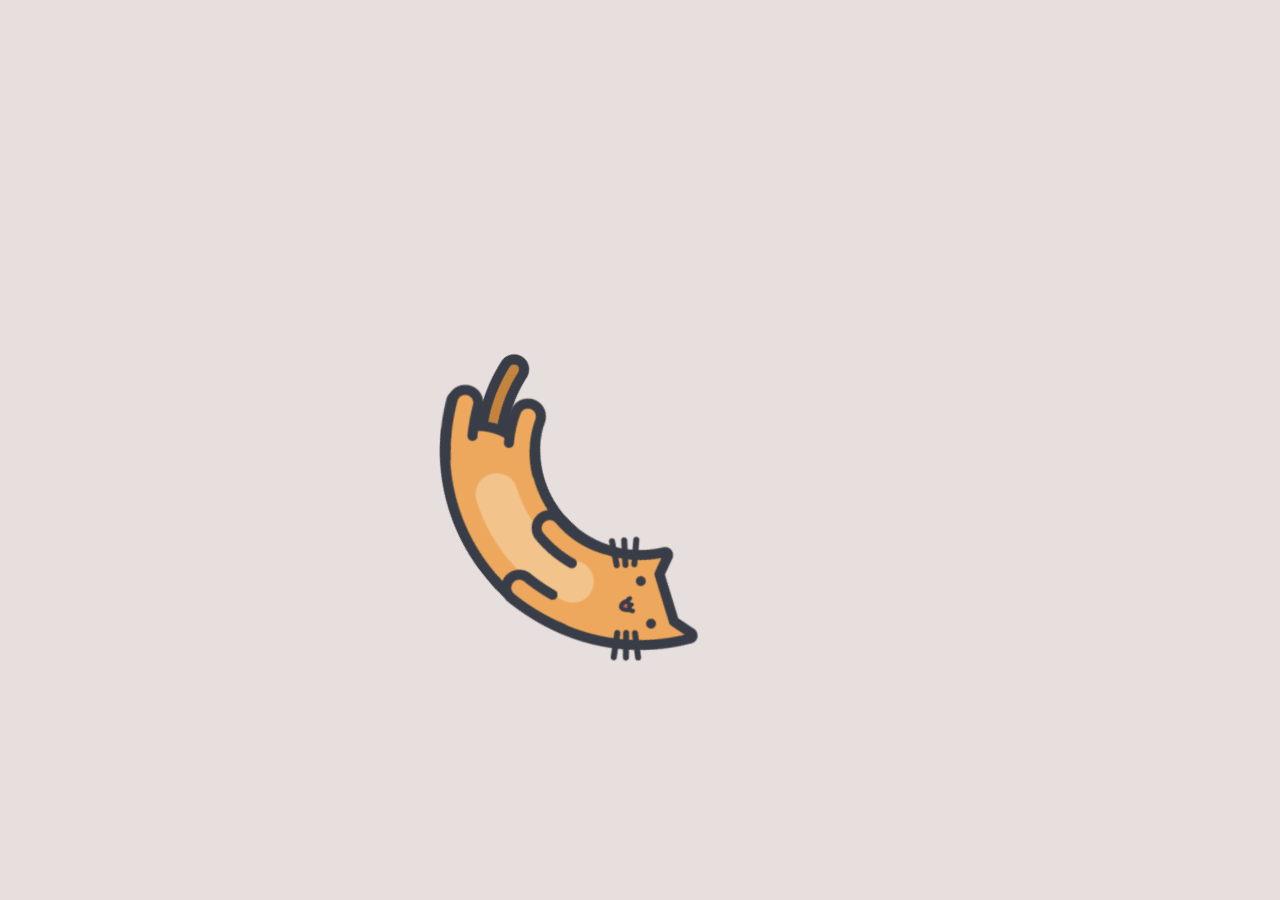
<file: index.html>
<!DOCTYPE html>
<html lang="en">
<head>
    <meta charset="UTF-8">
    <meta name="viewport" content="width=device-width, initial-scale=1.0">
    <title>KitNote</title>

    <!-- favicon -->
    <link rel="shortcut icon" href="images/icons8-cat-16.png" type="image/svg+xml">

    <!-- Font -->
    <link
        href="https://fonts.googleapis.com/css?family=Red+Hat+Display:300,regular,500,600,700,800,900,300italic,italic,500italic,600italic,700italic,800italic,900italic"
        rel="stylesheet" />

    <!-- font awesome -->
    <link rel="stylesheet" href="https://cdnjs.cloudflare.com/ajax/libs/font-awesome/6.4.2/css/all.min.css" />

    <!-- CSS -->
    <link rel="stylesheet" type="text/css" href="css/KitNote.css">

</head>
<body>
    <header>
        <figure>
            <img src="images/icons8-cat-67.png" alt="">
            <h1>KitNote</h1>
        </figure>
        <button id="logout-btn"><i class="fa-solid fa-right-from-bracket"></i></button>
    </header>

    <main>
        <div id="loading"><img src="images/loading.gif" alt=""></div>
        <div class="container">
            <section id="sign-up">
                <div id="signin">
                    <h2><span class="highlight">Log In</span></h2>
                    <form action="#" method="post" id="login-form" class="input">
                        <input id="login_username" type="text" name="username" placeholder="username" required>
                        <input id="login_pass" type="password" name="password" placeholder="password" required>
                        <p class="message">Don't have an account?
                            <a href=""  id="showSignUpLink">Sign Up <i class="fa-solid fa-right-to-bracket"></i></a>
                        </p>
                        <button type="submit" id="signin-button">Log In</button>
                        <div id="error-message-in"></div>
                    </form>
                </div>
            
                <div id="signup" style="display: none;">
                    <h2><span class="highlight">Sign up</span></h2>
                    <form action="#" method="post" id="signup-form">
                        <input id="username" type="text" name="username" placeholder="username" required>
                        <input type="email" name="email" placeholder="email" required>
                        <input id="password" type="password" name="password" placeholder="password" required>
                        <input id="confirm_password" type="password" name="confirm_password" placeholder="confirm password" required>
                        <p class="message">Already have an account?
                            <a href="" id="showSignInLink">Log In <i class="fa-solid fa-right-to-bracket"></i></a>
                        </p>
                        <button type="submit" id="signup-button">Sign Up</button>
                        <div id="error-message-up"></div>
                    </form>
                </div>
            </section>

            <div id="error-message"></div>

            <div class="mask"><i class="fa-solid fa-xmark"></i></div>

            <section id="insert">
                <form id="insert-form">
                    <h3>Write your task:</h3>
                    <p>
                        <input type="text" name="note_subject" placeholder="Subject" id="note_subject"/>
                    </p>
                    <div class="txt-area-char">
                        <textarea name="note_text" id="note_text" cols="30" rows="10" placeholder="Text"></textarea>
                        <p id="char-count">600</p>
                    </div>
                    <section>
                        <p class="button-container">
                            <a href="#" type="submit" id="submit"><i class="fa-solid fa-arrow-up"></i></a>
                        </p>
                    </section>
                    <div class="error-msg">
                        <p>Oops, seems like subject or text is missing, please fill it.</p>
                    </div>
                </form>
            </section>

            <section class="icons">
                <div class="container">
                    <button id="all-notes">
                        <i class="fa-solid fa-list-check"></i>
                    </button>
                    <button id="shuffle">
                        <i class="fa-solid fa-shuffle"></i>
                    </button>
                    <button id="sh-checked">
                        <i class="fa-solid fa-check"></i>
                    </button>
                    <button id="inwork">
                        <i class="fa-solid fa-hourglass"></i>
                    </button>
                    <button id="open">
                        <i class="fa-solid fa-plus"></i>
                    </button>
                </div>
            </section>

            <section id="display"></section>
        </div>
    </main>

    <script type="module" src="js/script.js"></script>
    <script type="module" src="js/credentials.js"></script>
</body>
</html>
</file>
<file: css/KitNote.css>
/*
  1. Use a more-intuitive box-sizing model.
*/
*,
*::before,
*::after {
    box-sizing: border-box;
}

/*
  2. Remove default margin and padding
*/
* {
    margin: 0;
    padding: 0;
}

/*
  Typographic tweaks!
  3. Add accessible line-height
  4. Improve text rendering
*/
body {
    line-height: 1.5;
    -webkit-font-smoothing: antialiased;
}

/*
  5. Improve media defaults
*/
img,
picture,
video,
canvas,
svg {
    display: block;
    max-width: 100%;
}

/*
  6. Remove built-in form typography styles
*/
input,
button,
textarea,
select {
    font: inherit;
}

/*
  7. Avoid text overflows
*/
p,
h1,
h2,
h3,
h4,
h5,
h6 {
    overflow-wrap: break-word;
}

/*
  8. Create a root stacking context
*/
#root,
#__next {
    isolation: isolate;
}

:root {
    --bg_color: #f2f7f2;
    --primary_color: #ce7b91;
    --secondary_color: #ffc800;
    --tertiary_color: #ae9cac;
    --text_color: #262626;

    /* heading font sizes */
    --fs-h1: 1.476em;
    --fs-h2: 1.383em;
    --fs-h3: 1.296em;
    --fs-h4: 1.215em;
    --fs-h5: 1.138em;
    --fs-h6: 1.067em;

    /* smaller than heading font sizes */
    --fs-milli: 0.875em;
    --fs-micro: 0.625em;
    --fs-nano: 0.5em;

    --fs-body: 1rem;

}

/* GENERAL */

body {
    font-family: "Red Hat Display", sans-serif;
    background-color: var(--bg_color);
    color: var(--text_color);
    font-size: var(--fs-body);
    height: 100vh;
    overflow-x: hidden;
}

header {
    display: flex;
    align-items: center;
    justify-content: space-between;
    padding: 1em;
}

header figure {
    width: 50px;
    height: 50px;
    display: flex;
    align-items: center;
    gap: .5em;
}

main {
    display: grid;
    place-items: center;
    padding: 2em 0;
}

h1 {
    font-size: var(--fs-h1);
    font-weight: 200;
}

h2 {
    font-size: var(--fs-h2);
    padding-bottom: 1em;
    text-align: center;
}

li {
    list-style: none;
}

a {
    text-decoration: none;
    color: var(--text_color);
    transition: all .3s ease;
}

button {
    cursor: pointer;
    transition: all .3s ease;
}

button:hover {
    background-color: var(--primary_color);
}

.container {
    width: 90%;
    max-width: 1100px;
    margin: 0 auto;
}

/* LOADING ANIMATION */

#loading {
    background-color: rgb(230, 223,221);
    width: 100vw;
    height: 100vh;
    position: fixed;
    top: 0;
    z-index: 1000;
    display: grid;
    place-items: center;
}

/* LOGIN */
#sign-up {
    width: 100%;
    max-width: 500px;
    margin: 0 auto;
}

#signin, #signup {
    padding: 5em 0;
}

#signin h2, #signup h2 {
    text-align: left;
}

.highlight {
    background: linear-gradient(180deg, rgba(255, 255, 255, 0) 70%, var(--secondary_color) 70%);
}

input {
    width: 100%;
    padding: 1em 0.5em;
    font-size: var(--fs-body);
    outline: none;
    border: none;
    border-bottom: 2px solid var(--text_color);
    background: transparent;
    margin-bottom: 1em;
}

input:focus {
    border-bottom: 2px solid var(--primary_color);
}

#showSignInLink, #showSignUpLink {
    text-shadow: 1px 1px 1px var(--primary_color);
}

#showSignInLink:hover,
#showSignUpLink:hover {
    text-shadow: 1px 1px 1px var(--secondary_color);
}

/* SIGN UP */

.message {
    text-align: center;
    margin-top: 2em;
    display: grid;
    gap: .5em;
}

button {
    display: inline-block;
    width: 35px;
    height: 35px;
    font-size: var(--fs-body);
    outline: none;
    border: none;
    border-radius: 50%;
    background: var(--text_color);
    color: var(--bg_color);
}

#signin-button,
#signup-button {
    width: 100%;
    height: 40px;
    padding: 0.5em 5em;
    font-size: var(--fs-body);
    outline: none;
    border: none;
    border-radius: 2em;
    background: var(--text_color);
    color: var(--bg_color);
    box-shadow: var(--primary_color) 0 5px 0 0;
    margin-top: 2em;
    margin-bottom: 2em;
    transition: all .3s ease;
}

#signin-button:hover,
#signup-button:hover {
    background: var(--primary_color);
    color: var(--text_color);
    box-shadow: var(--text_color) 0 5px 0 0;
}

#signin-button:focus,
#signup-button:focus {
    transform: translate(0, 5px);
    box-shadow: none;
}

/* Note page */

#insert {
    position: absolute;
    top: 50%;
    left: 50%;
    transform: translate(-50%, -50%);
    z-index: 1;
    width: 90%;
    max-width: 450px;
    display: none;
}

.mask {
    position: fixed;
    top: 0;
    left: 0;
    width: 100%;
    height: 100%;
    background: var(--bg_color);
    z-index: 0;
    display: none;
}

.mask i {
    position: absolute;
    top: 35px;
    right: 10px;
    transform: translate(-50%, -50%);
    font-size: 2em;
    color: var(--text_color);
    cursor: pointer;
    transition: all .3s ease;
}

.mask i:hover {
    color: var(--primary_color);
}

#note_subject, textarea {
    width: 100%;
    padding: 1em;
    font-size: var(--fs-body);
    font-weight: 600;
    outline: none;
    border: none;
    border-radius: 5px;
    background: var(--text_color);
    color: var(--bg_color);
}

#note_subject {
    margin-top: 1em;
}

.txt-area-char p {
    margin-bottom: 1.5em;
}

#submit {
    position: absolute;
    bottom: -10%;
    right: -5%;
    transform: translate(-50%, -50%);
    background-color: var(--primary_color);
    width: 50px;
    height: 50px;
    padding: 1em;
    border-radius: 5px;
    display: flex;
    align-items: center;
    justify-content: center;
    transition: all .3s ease;
}

#submit:hover {
    background-color: var(--secondary_color);
}

/* CARD */

.card {
    /* width: clamp(300px, 100%, 400px); */
    width: clamp(32ch, 50%, 70ch);
    padding: 1em;
    font-size: var(--fs-body);
    outline: none;
    border: none;
    background: var(--tertiary_color);
    color: var(--text_color);
    border-radius: 0.5em;
    margin: 15px auto;
}

.card h3 {
    font-size: var(--fs-h5);
    font-weight: 700;
    letter-spacing: 1.2px;
}

.card p {
    margin-top: 1em;
}

.card .left {
    display: grid;
    grid-template-columns: auto 1fr;
    align-items: center;
    column-gap: .65em;
}

.card .left p {
    grid-column: 1 / -1;
}

.card .right {
    display: grid;
    grid-template-columns: repeat(2, 1fr);
    align-items: center;
    justify-content: space-between;
    gap: 1em;
}

.card .checked {
    width: auto;
    height: auto;
    background: none;
    font-size: var(--fs-h3);
}

.card .btn {
    justify-self: end;
    display: grid;
    grid-template-columns: auto auto;
    place-items: center;
    gap: .5em;
}

.time-grid {
    display: grid;
    grid-template-columns: auto auto;
    align-items: center;
    gap: .5em;
    font-size: var(--fs-milli);
}

#error-message-in,
#error-message-up {
    background-color: rgba(255, 0, 0, 0.3);
    text-align: center;
}

.error-msg {
    visibility: hidden;
    position: absolute;
    bottom: -20%;
    left: 50%;
    transform: translateX(-50%);
    width: 100%;
    text-align: center;
}

#display {
    padding-bottom: 3em;
}

#display ul {
    display: grid;
}

.disabled-button {
    pointer-events: none; /* Disable clicking */
    opacity: 0.5; /* Reduce opacity to visually indicate disabled state */
}

/* LOGOUT */
#logout-btn {
    width: 45px;
    height: 45px;
}

/* ICONS */
.icons {
    position: fixed;
    bottom: 0;
    left: 0; 
    width: 100%;
    height: 70px;
    background-color: var(--text_color);
}

.icons .container {
    width: 100%;
    max-width: 900px;
    display: grid;
    grid-template-columns: repeat(5, 1fr);
    place-items: center;
}

.icons button {
    border-radius: 0;
    width: 100%;
    height: 70px;
}

.icons button i {
    font-size: 1.5em;
}

#open {
    position: fixed;
    bottom: 4%;
    right: 5%;
    width: 50px;
    height: 50px;
    color: var(--text_color);
    background-color: var(--primary_color);
    border-radius: 50%;
    display: flex;
    align-items: center;
    justify-content: center;
}

#open:hover {
    background-color: var(--secondary_color);
}

/* UPDATE */
#update-form {
    display: grid;
}

#update-form button {
    justify-self: end;
    margin-top: 1em;
}

/* RESPONSIVE */
@media screen and (min-width: 600px) {
    #open {
        width: 55px;
        height: 55px;
    }
}

@media screen and (min-width: 760px) {
    header{
        padding: 1em 2em;
    }

    #open {
        right: 10%;
    }

    #display ul {
        grid-template-columns: repeat(2, 1fr);
        column-gap: 2em;
    }

    .mask i {
        right: 20px;
    }
}

@media screen and (min-width: 800px) {
    #display ul {
        column-gap: 0;
    }
}

@media screen and (min-width: 900px) {
    #open {
        width: 60px;
        height: 60px;
    }
}

@media screen and (min-width: 1000px) {
    #open {
        right: 13%;
    }
}

@media screen and (min-width: 1150px) {
    #open {
        right: 15%;
    }

    #display ul {
        grid-template-columns: repeat(3, 1fr);
        column-gap: 2em;
    }
}

@media screen and (min-width: 1300px) {
    #open {
        right: 20%;
    }
}

@media screen and (min-width: 1500px) {
    #open {
        right: 25%;
    }
}
</file>
